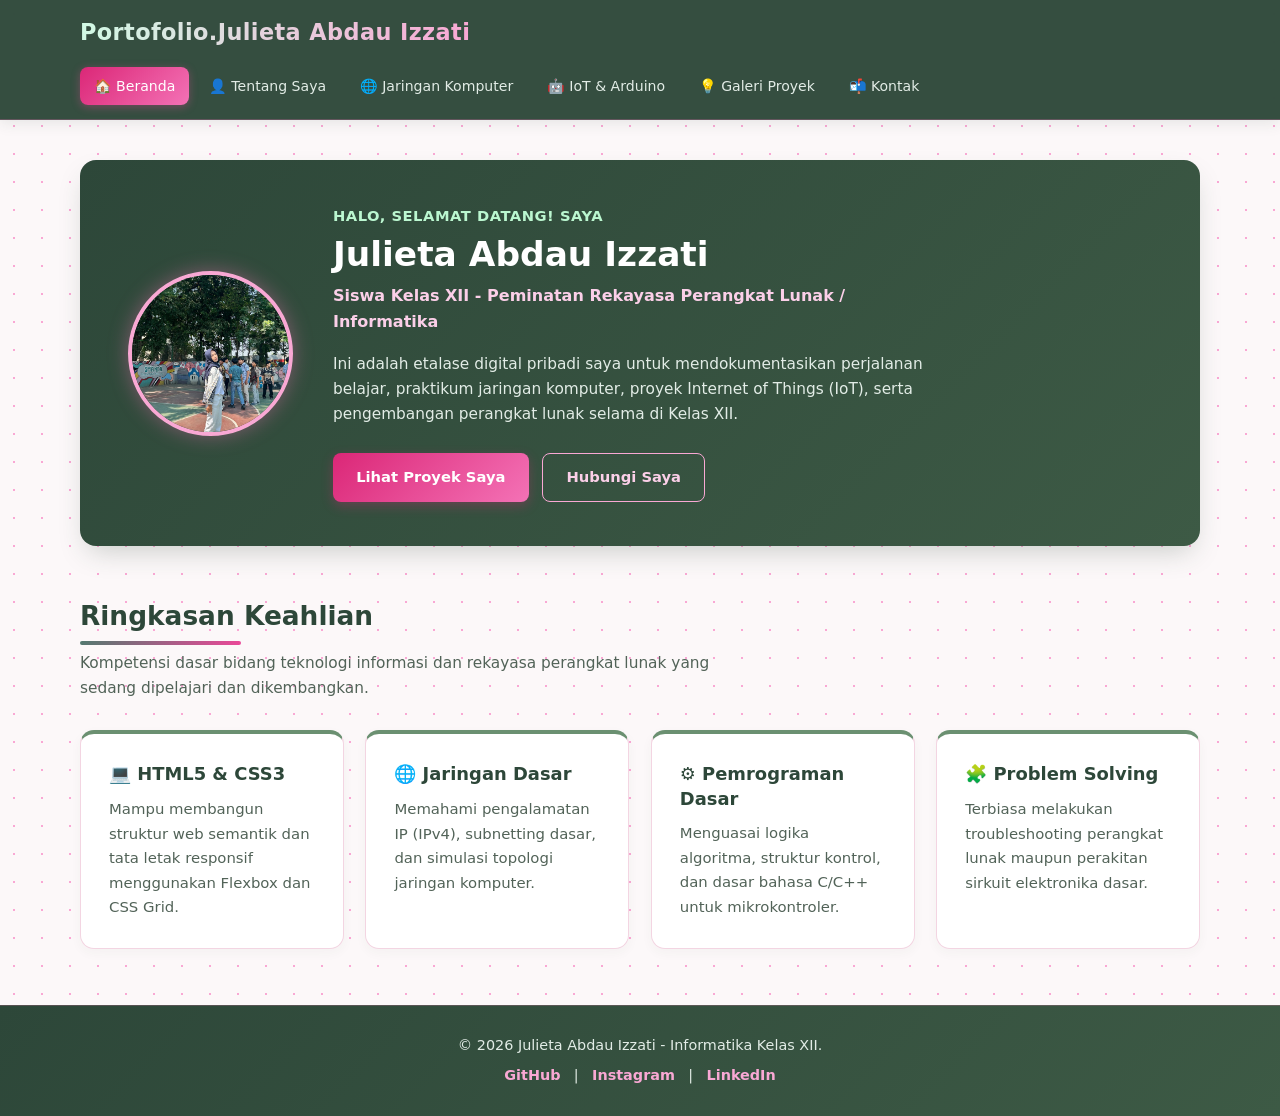
<file: porto-julieta/index.html>
<!DOCTYPE html>
<html lang="id">
<head>
    <meta charset="UTF-8">
    <meta name="viewport" content="width=device-width, initial-scale=1.0">
    <title>Beranda | Portofolio Digital Kelas XII</title>
    <!-- Menghubungkan External CSS dari root -->
    <link rel="stylesheet" href="assets/css/style.css">
</head>
<body>

    <!-- Navigasi Modular -->
    <header>
        <nav class="navbar">
            <a href="index.html" class="logo">Portofolio.Julieta Abdau Izzati</a>
            <ul class="nav-links">
                <li><a href="index.html" class="active">🏠 Beranda</a></li>
                <li><a href="pages/tentang.html">👤 Tentang Saya</a></li>
                <li><a href="pages/jaringan.html">🌐 Jaringan Komputer</a></li>
                <li><a href="pages/iot-arduino.html">🤖 IoT & Arduino</a></li>
                <li><a href="pages/karya-proyek.html">💡 Galeri Proyek</a></li>
                <li><a href="pages/kontak.html">📬 Kontak</a></li>
            </ul>
        </nav>
    </header>

    <!-- Konten Utama -->
    <main>
        <!-- Hero / Banner Section -->
        <section class="hero">
            <img src="assets/img/profile.jpg" alt="Foto Profil Julieta Abdau Izzati" class="hero-img">
            <div class="hero-text">
                <div class="hero-greeting">Halo, Selamat Datang! Saya</div>
                <h1>Julieta Abdau Izzati</h1>
                <p class="subtitle">Siswa Kelas XII - Peminatan Rekayasa Perangkat Lunak / Informatika</p>
                <p>Ini adalah etalase digital pribadi saya untuk mendokumentasikan perjalanan belajar, praktikum jaringan komputer, proyek Internet of Things (IoT), serta pengembangan perangkat lunak selama di Kelas XII.</p>
                <div class="btn-group">
                    <a href="pages/karya-proyek.html" class="btn btn-primary">Lihat Proyek Saya</a>
                    <a href="pages/kontak.html" class="btn btn-outline">Hubungi Saya</a>
                </div>
            </div>
        </section>

        <!-- Ringkasan Keahlian (Skills Summary) -->
        <section>
            <div class="section-header">
                <h2 class="section-title">Ringkasan Keahlian</h2>
                <p class="section-desc">Kompetensi dasar bidang teknologi informasi dan rekayasa perangkat lunak yang sedang dipelajari dan dikembangkan.</p>
            </div>
            <div class="skills-grid">
                <article class="card">
                    <div class="card-body">
                        <h3>💻 HTML5 & CSS3</h3>
                        <p>Mampu membangun struktur web semantik dan tata letak responsif menggunakan Flexbox dan CSS Grid.</p>
                    </div>
                </article>
                <article class="card">
                    <div class="card-body">
                        <h3>🌐 Jaringan Dasar</h3>
                        <p>Memahami pengalamatan IP (IPv4), subnetting dasar, dan simulasi topologi jaringan komputer.</p>
                    </div>
                </article>
                <article class="card">
                    <div class="card-body">
                        <h3>⚙️ Pemrograman Dasar</h3>
                        <p>Menguasai logika algoritma, struktur kontrol, dan dasar bahasa C/C++ untuk mikrokontroler.</p>
                    </div>
                </article>
                <article class="card">
                    <div class="card-body">
                        <h3>🧩 Problem Solving</h3>
                        <p>Terbiasa melakukan troubleshooting perangkat lunak maupun perakitan sirkuit elektronika dasar.</p>
                    </div>
                </article>
            </div>
        </section>
    </main>

    <!-- Footer -->
    <footer>
        <p>&copy; 2026 Julieta Abdau Izzati - Informatika Kelas XII.</p>
        <p>
            <a href="#" aria-label="GitHub anonim">GitHub</a> | 
            <a href="#" aria-label="Instagram anonim">Instagram</a> | 
            <a href="#" aria-label="LinkedIn anonim">LinkedIn</a>
        </p>
    </footer>

</body>
</html>
</file>
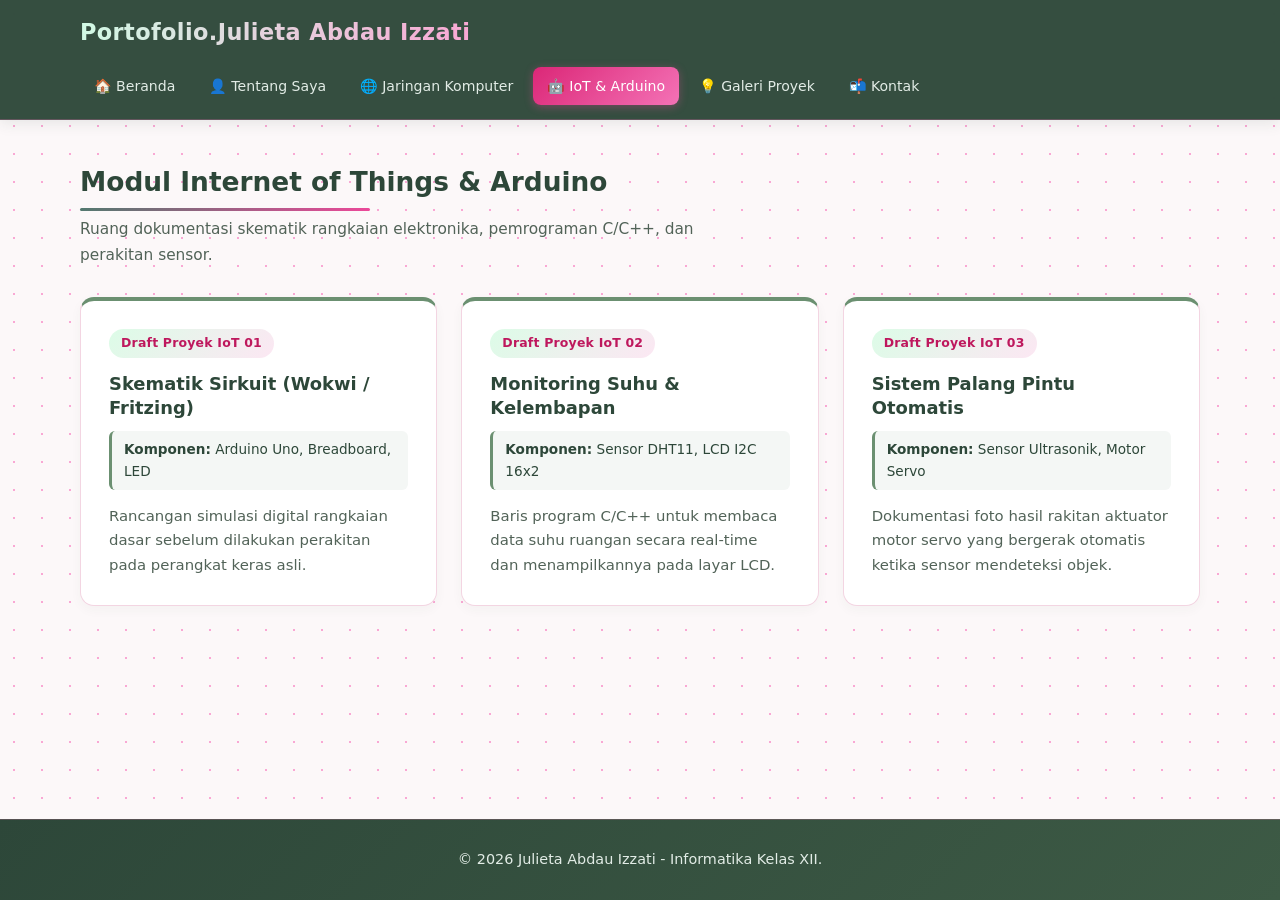
<file: porto-julieta/pages/iot-arduino.html>
<!DOCTYPE html>
<html lang="id">
<head>
    <meta charset="UTF-8">
    <meta name="viewport" content="width=device-width, initial-scale=1.0">
    <title>IoT & Arduino | Portofolio Digital</title>
    <link rel="stylesheet" href="../assets/css/style.css">
</head>
<body>

    <header>
        <nav class="navbar">
            <a href="../index.html" class="logo">Portofolio.Julieta Abdau Izzati</a>
            <ul class="nav-links">
                <li><a href="../index.html">🏠 Beranda</a></li>
                <li><a href="tentang.html">👤 Tentang Saya</a></li>
                <li><a href="jaringan.html">🌐 Jaringan Komputer</a></li>
                <li><a href="iot-arduino.html" class="active">🤖 IoT & Arduino</a></li>
                <li><a href="karya-proyek.html">💡 Galeri Proyek</a></li>
                <li><a href="kontak.html">📬 Kontak</a></li>
            </ul>
        </nav>
    </header>

    <main>
        <div class="section-header">
            <h2 class="section-title">Modul Internet of Things & Arduino</h2>
            <p class="section-desc">Ruang dokumentasi skematik rangkaian elektronika, pemrograman C/C++, dan perakitan sensor.</p>
        </div>

        <div class="grid-container">
            <article class="card">
                <div class="card-body">
                    <span class="badge">Draft Proyek IoT 01</span>
                    <h3>Skematik Sirkuit (Wokwi / Fritzing)</h3>
                    <div class="meta-info"><strong>Komponen:</strong> Arduino Uno, Breadboard, LED</div>
                    <p>Rancangan simulasi digital rangkaian dasar sebelum dilakukan perakitan pada perangkat keras asli.</p>
                </div>
            </article>

            <article class="card">
                <div class="card-body">
                    <span class="badge">Draft Proyek IoT 02</span>
                    <h3>Monitoring Suhu & Kelembapan</h3>
                    <div class="meta-info"><strong>Komponen:</strong> Sensor DHT11, LCD I2C 16x2</div>
                    <p>Baris program C/C++ untuk membaca data suhu ruangan secara real-time dan menampilkannya pada layar LCD.</p>
                </div>
            </article>

            <article class="card">
                <div class="card-body">
                    <span class="badge">Draft Proyek IoT 03</span>
                    <h3>Sistem Palang Pintu Otomatis</h3>
                    <div class="meta-info"><strong>Komponen:</strong> Sensor Ultrasonik, Motor Servo</div>
                    <p>Dokumentasi foto hasil rakitan aktuator motor servo yang bergerak otomatis ketika sensor mendeteksi objek.</p>
                </div>
            </article>
        </div>
    </main>

    <footer>
        <p>&copy; 2026 Julieta Abdau Izzati - Informatika Kelas XII.</p>
    </footer>

</body>
</html>
</file>
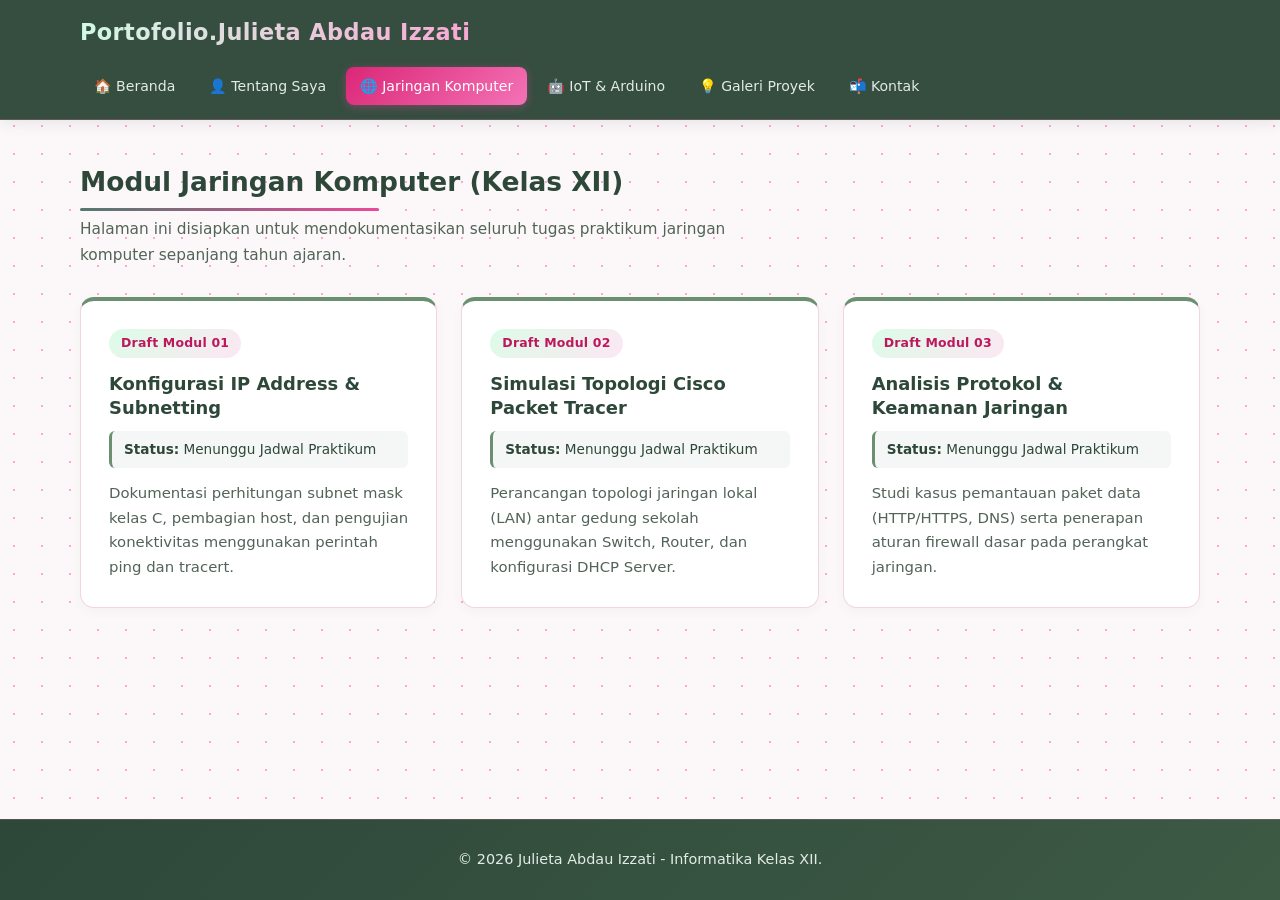
<file: porto-julieta/pages/jaringan.html>
<!DOCTYPE html>
<html lang="id">
<head>
    <meta charset="UTF-8">
    <meta name="viewport" content="width=device-width, initial-scale=1.0">
    <title>Jaringan Komputer | Portofolio Digital</title>
    <link rel="stylesheet" href="../assets/css/style.css">
</head>
<body>

    <header>
        <nav class="navbar">
            <a href="../index.html" class="logo">Portofolio.Julieta Abdau Izzati</a>
            <ul class="nav-links">
                <li><a href="../index.html">🏠 Beranda</a></li>
                <li><a href="tentang.html">👤 Tentang Saya</a></li>
                <li><a href="jaringan.html" class="active">🌐 Jaringan Komputer</a></li>
                <li><a href="iot-arduino.html">🤖 IoT & Arduino</a></li>
                <li><a href="karya-proyek.html">💡 Galeri Proyek</a></li>
                <li><a href="kontak.html">📬 Kontak</a></li>
            </ul>
        </nav>
    </header>

    <main>
        <div class="section-header">
            <h2 class="section-title">Modul Jaringan Komputer (Kelas XII)</h2>
            <p class="section-desc">Halaman ini disiapkan untuk mendokumentasikan seluruh tugas praktikum jaringan komputer sepanjang tahun ajaran.</p>
        </div>

        <div class="grid-container">
            <article class="card">
                <div class="card-body">
                    <span class="badge">Draft Modul 01</span>
                    <h3>Konfigurasi IP Address & Subnetting</h3>
                    <div class="meta-info"><strong>Status:</strong> Menunggu Jadwal Praktikum</div>
                    <p>Dokumentasi perhitungan subnet mask kelas C, pembagian host, dan pengujian konektivitas menggunakan perintah <code>ping</code> dan <code>tracert</code>.</p>
                </div>
            </article>

            <article class="card">
                <div class="card-body">
                    <span class="badge">Draft Modul 02</span>
                    <h3>Simulasi Topologi Cisco Packet Tracer</h3>
                    <div class="meta-info"><strong>Status:</strong> Menunggu Jadwal Praktikum</div>
                    <p>Perancangan topologi jaringan lokal (LAN) antar gedung sekolah menggunakan Switch, Router, dan konfigurasi DHCP Server.</p>
                </div>
            </article>

            <article class="card">
                <div class="card-body">
                    <span class="badge">Draft Modul 03</span>
                    <h3>Analisis Protokol & Keamanan Jaringan</h3>
                    <div class="meta-info"><strong>Status:</strong> Menunggu Jadwal Praktikum</div>
                    <p>Studi kasus pemantauan paket data (HTTP/HTTPS, DNS) serta penerapan aturan firewall dasar pada perangkat jaringan.</p>
                </div>
            </article>
        </div>
    </main>

    <footer>
        <p>&copy; 2026 Julieta Abdau Izzati - Informatika Kelas XII.</p>
    </footer>

</body>
</html>
</file>
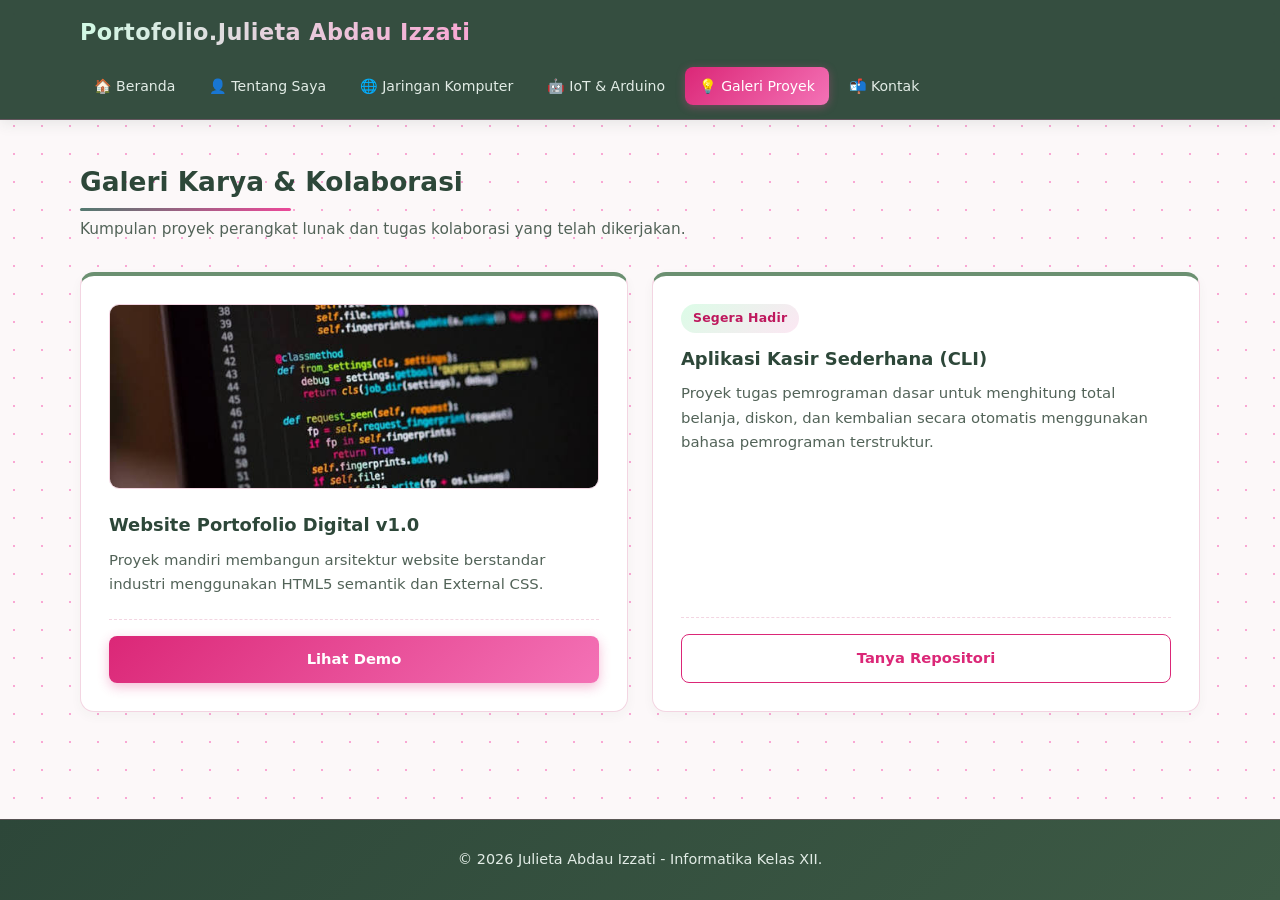
<file: porto-julieta/pages/karya-proyek.html>
<!DOCTYPE html>
<html lang="id">
<head>
    <meta charset="UTF-8">
    <meta name="viewport" content="width=device-width, initial-scale=1.0">
    <title>Galeri Proyek | Portofolio Digital</title>
    <link rel="stylesheet" href="../assets/css/style.css">
</head>
<body>

    <header>
        <nav class="navbar">
            <a href="../index.html" class="logo">Portofolio.Julieta Abdau Izzati</a>
            <ul class="nav-links">
                <li><a href="../index.html">🏠 Beranda</a></li>
                <li><a href="tentang.html">👤 Tentang Saya</a></li>
                <li><a href="jaringan.html">🌐 Jaringan Komputer</a></li>
                <li><a href="iot-arduino.html">🤖 IoT & Arduino</a></li>
                <li><a href="karya-proyek.html" class="active">💡 Galeri Proyek</a></li>
                <li><a href="kontak.html">📬 Kontak</a></li>
            </ul>
        </nav>
    </header>

    <main>
        <div class="section-header">
            <h2 class="section-title">Galeri Karya & Kolaborasi</h2>
            <p class="section-desc">Kumpulan proyek perangkat lunak dan tugas kolaborasi yang telah dikerjakan.</p>
        </div>

        <div class="grid-container">
            <article class="card">
                <div class="card-body">
                    <img src="../assets/img/images.jpg" alt="Screenshot Proyek Website" class="gallery-img">
                    <h3>Website Portofolio Digital v1.0</h3>
                    <p>Proyek mandiri membangun arsitektur website berstandar industri menggunakan HTML5 semantik dan External CSS.</p>
                </div>
                <div class="card-footer">
                    <a href="../index.html" class="btn btn-primary" style="width: 100%;">Lihat Demo</a>
                </div>
            </article>

            <article class="card">
                <div class="card-body">
                    <span class="badge">Segera Hadir</span>
                    <h3>Aplikasi Kasir Sederhana (CLI)</h3>
                    <p>Proyek tugas pemrograman dasar untuk menghitung total belanja, diskon, dan kembalian secara otomatis menggunakan bahasa pemrograman terstruktur.</p>
                </div>
                <div class="card-footer">
                    <a href="kontak.html" class="btn btn-card-outline">Tanya Repositori</a>
                </div>
            </article>
        </div>
    </main>

    <footer>
        <p>&copy; 2026 Julieta Abdau Izzati - Informatika Kelas XII.</p>
    </footer>

</body>
</html>
</file>
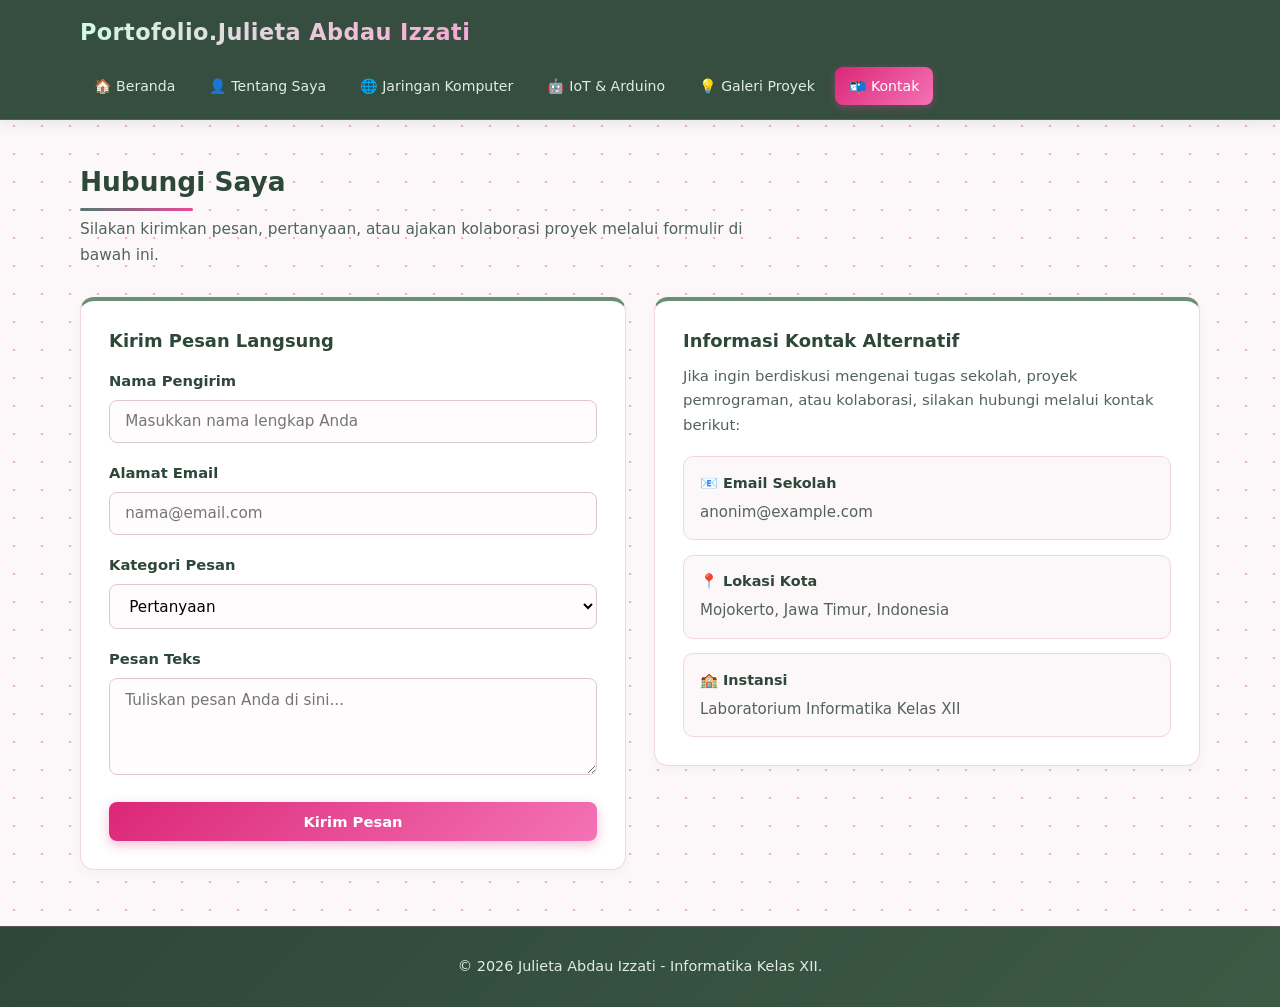
<file: porto-julieta/pages/kontak.html>
<!DOCTYPE html>
<html lang="id">
<head>
    <meta charset="UTF-8">
    <meta name="viewport" content="width=device-width, initial-scale=1.0">
    <title>Kontak | Portofolio Digital</title>
    <link rel="stylesheet" href="../assets/css/style.css">
</head>
<body>

    <header>
        <nav class="navbar">
            <a href="../index.html" class="logo">Portofolio.Julieta Abdau Izzati</a>
            <ul class="nav-links">
                <li><a href="../index.html">🏠 Beranda</a></li>
                <li><a href="tentang.html">👤 Tentang Saya</a></li>
                <li><a href="jaringan.html">🌐 Jaringan Komputer</a></li>
                <li><a href="iot-arduino.html">🤖 IoT & Arduino</a></li>
                <li><a href="karya-proyek.html">💡 Galeri Proyek</a></li>
                <li><a href="kontak.html" class="active">📬 Kontak</a></li>
            </ul>
        </nav>
    </header>

    <main>
        <div class="section-header">
            <h2 class="section-title">Hubungi Saya</h2>
            <p class="section-desc">Silakan kirimkan pesan, pertanyaan, atau ajakan kolaborasi proyek melalui formulir di bawah ini.</p>
        </div>

        <div class="contact-wrapper">
            <!-- Formulir Pesan -->
            <section class="card">
                <div class="card-body">
                    <h3>Kirim Pesan Langsung</h3>
                    <form action="#" method="POST" style="margin-top: 1rem;">
                        <div class="form-group">
                            <label for="nama">Nama Pengirim</label>
                            <input type="text" id="nama" name="nama" placeholder="Masukkan nama lengkap Anda" required>
                        </div>

                        <div class="form-group">
                            <label for="email">Alamat Email</label>
                            <input type="email" id="email" name="email" placeholder="nama@email.com" required>
                        </div>

                        <div class="form-group">
                            <label for="kategori">Kategori Pesan</label>
                            <select id="kategori" name="kategori">
                                <option value="pertanyaan">Pertanyaan</option>
                                <option value="kolaborasi">Kolaborasi</option>
                                <option value="saran">Saran</option>
                            </select>
                        </div>

                        <div class="form-group">
                            <label for="pesan">Pesan Teks</label>
                            <textarea id="pesan" name="pesan" rows="4" placeholder="Tuliskan pesan Anda di sini..." required></textarea>
                        </div>

                        <button type="submit" class="btn btn-primary" style="width: 100%;">Kirim Pesan</button>
                    </form>
                </div>
            </section>

            <!-- Informasi Kontak Alternatif -->
            <section class="card">
                <div class="card-body">
                    <h3>Informasi Kontak Alternatif</h3>
                    <p style="margin-bottom: 1.2rem;">Jika ingin berdiskusi mengenai tugas sekolah, proyek pemrograman, atau kolaborasi, silakan hubungi melalui kontak berikut:</p>
                    
                    <div class="contact-item">
                        <strong>📧 Email Sekolah</strong>
                        <span>anonim@example.com</span>
                    </div>
                    
                    <div class="contact-item">
                        <strong>📍 Lokasi Kota</strong>
                        <span>Mojokerto, Jawa Timur, Indonesia</span>
                    </div>
                    
                    <div class="contact-item">
                        <strong>🏫 Instansi</strong>
                        <span>Laboratorium Informatika Kelas XII</span>
                    </div>
                </div>
            </section>
        </div>
    </main>

    <footer>
        <p>&copy; 2026 Julieta Abdau Izzati - Informatika Kelas XII.</p>
    </footer>

</body>
</html>
</file>
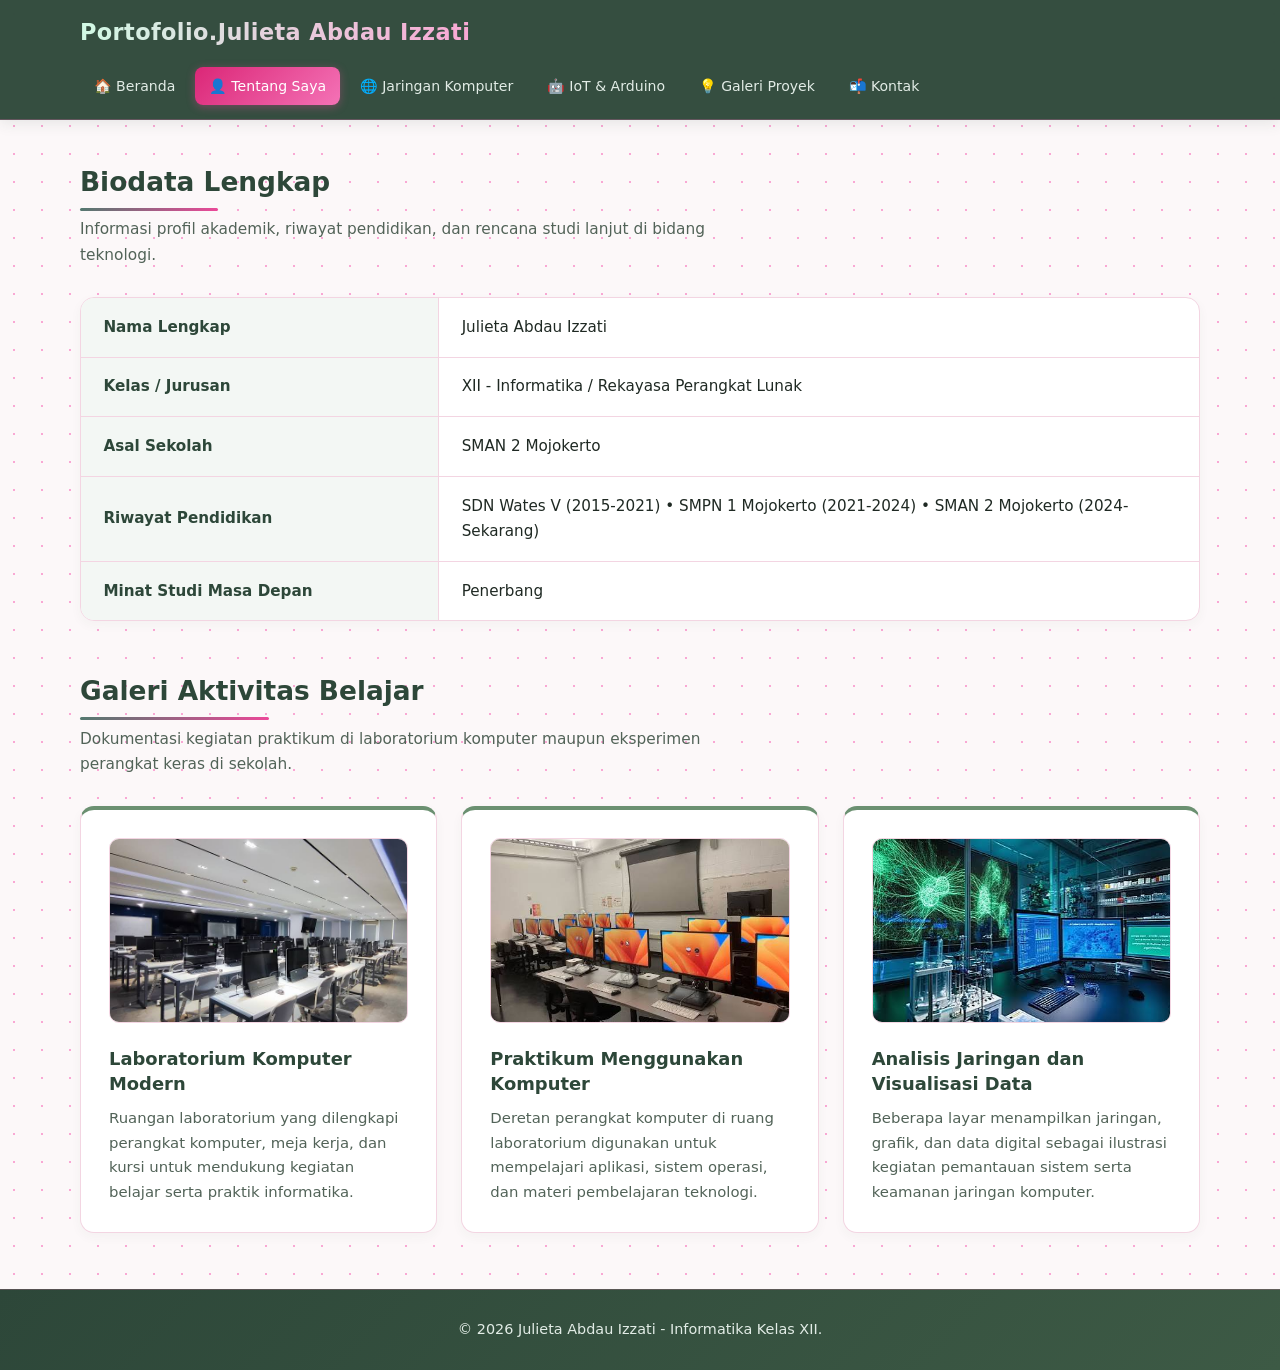
<file: porto-julieta/pages/tentang.html>
<!DOCTYPE html>
<html lang="id">
<head>
    <meta charset="UTF-8">
    <meta name="viewport" content="width=device-width, initial-scale=1.0">
    <title>Tentang Saya | Portofolio Digital</title>
    <!-- Path mundur satu tingkat (../) karena berada di dalam folder pages/ -->
    <link rel="stylesheet" href="../assets/css/style.css">
</head>
<body>

    <header>
        <nav class="navbar">
            <a href="../index.html" class="logo">Portofolio.Julieta Abdau Izzati</a>
            <ul class="nav-links">
                <li><a href="../index.html">🏠 Beranda</a></li>
                <li><a href="tentang.html" class="active">👤 Tentang Saya</a></li>
                <li><a href="jaringan.html">🌐 Jaringan Komputer</a></li>
                <li><a href="iot-arduino.html">🤖 IoT & Arduino</a></li>
                <li><a href="karya-proyek.html">💡 Galeri Proyek</a></li>
                <li><a href="kontak.html">📬 Kontak</a></li>
            </ul>
        </nav>
    </header>

    <main>
        <!-- Biodata Lengkap -->
        <section>
            <div class="section-header">
                <h2 class="section-title">Biodata Lengkap</h2>
                <p class="section-desc">Informasi profil akademik, riwayat pendidikan, dan rencana studi lanjut di bidang teknologi.</p>
            </div>
            <div class="table-card">
                <table class="biodata-table">
                    <tr>
                        <th>Nama Lengkap</th>
                        <td>Julieta Abdau Izzati</td>
                    </tr>
                    <tr>
                        <th>Kelas / Jurusan</th>
                        <td>XII - Informatika / Rekayasa Perangkat Lunak</td>
                    </tr>
                    <tr>
                        <th>Asal Sekolah</th>
                        <td>SMAN 2 Mojokerto</td>
                    </tr>
                    <tr>
                        <th>Riwayat Pendidikan</th>
                        <td>SDN Wates V (2015-2021) &bull; SMPN 1 Mojokerto (2021-2024) &bull; SMAN 2 Mojokerto (2024-Sekarang)</td>
                    </tr>
                    <tr>
                        <th>Minat Studi Masa Depan</th>
                        <td>Penerbang</td>
                    </tr>
                </table>
            </div>
        </section>

        <!-- Galeri Aktivitas Belajar -->
        <section>
            <div class="section-header">
                <h2 class="section-title">Galeri Aktivitas Belajar</h2>
                <p class="section-desc">Dokumentasi kegiatan praktikum di laboratorium komputer maupun eksperimen perangkat keras di sekolah.</p>
            </div>
            <div class="grid-container">
                <article class="card">
                    <div class="card-body">
                        <img src="../assets/img/project-1.jpg" alt="Ruang laboratorium komputer modern" class="gallery-img">
                        <h3>Laboratorium Komputer Modern</h3>
                        <p>Ruangan laboratorium yang dilengkapi perangkat komputer, meja kerja, dan kursi untuk mendukung kegiatan belajar serta praktik informatika.</p>
                    </div>
                </article>
                <article class="card">
                    <div class="card-body">
                        <img src="../assets/img/project-2.jpg" alt="Praktikum komputer di ruang lab" class="gallery-img">
                        <h3>Praktikum Menggunakan Komputer</h3>
                        <p>Deretan perangkat komputer di ruang laboratorium digunakan untuk mempelajari aplikasi, sistem operasi, dan materi pembelajaran teknologi.</p>
                    </div>
                </article>
                <article class="card">
                    <div class="card-body">
                        <img src="../assets/img/project-3.jpg" alt="Layar pemantauan jaringan dan visualisasi data" class="gallery-img">
                        <h3>Analisis Jaringan dan Visualisasi Data</h3>
                        <p>Beberapa layar menampilkan jaringan, grafik, dan data digital sebagai ilustrasi kegiatan pemantauan sistem serta keamanan jaringan komputer.</p>
                    </div>
                </article>
            </div>
        </section>
    </main>

    <footer>
        <p>&copy; 2026 Julieta Abdau Izzati - Informatika Kelas XII.</p>
    </footer>

</body>
</html>
</file>
<file: porto-julieta/assets/css/style.css>
:root {
    --primary-color: #2d4739;     /* Deep Matcha Forest */
    --primary-gradient: linear-gradient(135deg, #2d4739 0%, #3d5a45 100%);
    --secondary-color: #6b9071;   /* Creamy Matcha Green */
    --accent-color: #f472b6;      /* Sakura Rose Pink */
    --accent-gradient: linear-gradient(135deg, #52796f 0%, #ec4899 100%);
    --bg-light: #fcf8f9;          /* Soft Cream & Blush Tint */
    --text-dark: #1f2923;         /* Deep Olive Charcoal */
    --text-muted: #526358;        /* Muted Sage Text */
    --white: #ffffff;
    --border-color: #f3d5e2;      /* Soft Pink Border */
}

* {
    margin: 0;
    padding: 0;
    box-sizing: border-box;
    font-family: 'Segoe UI', system-ui, -apple-system, sans-serif;
}

body {
    background-color: var(--bg-light);
    background-image: radial-gradient(#f9a8d4 0.75px, transparent 0.75px);
    background-size: 28px 28px;
    color: var(--text-dark);
    line-height: 1.65;
    display: flex;
    flex-direction: column;
    min-height: 100vh;
    -webkit-font-smoothing: antialiased;
}

/* =========================================
   2. HEADER & NAVIGASI MODULAR
   ========================================= */
header {
    background: rgba(45, 71, 57, 0.96);
    backdrop-filter: blur(12px);
    color: var(--white);
    padding: 0.9rem 5%;
    position: sticky;
    top: 0;
    z-index: 100;
    box-shadow: 0 2px 15px rgba(45, 71, 57, 0.12);
    border-bottom: 1px solid rgba(244, 114, 182, 0.25);
}

.navbar {
    max-width: 1120px;
    margin: 0 auto;
    display: flex;
    justify-content: space-between;
    align-items: center;
    flex-wrap: wrap;
    gap: 1rem;
}

.logo {
    font-size: 1.4rem;
    font-weight: 800;
    background: linear-gradient(to right, #d1fae5, #f9a8d4);
    -webkit-background-clip: text;
    -webkit-text-fill-color: transparent;
    text-decoration: none;
    letter-spacing: 0.4px;
}

.nav-links {
    list-style: none;
    display: flex;
    align-items: center;
    gap: 0.4rem;
    flex-wrap: wrap;
}

.nav-links a {
    color: #e2ece6;
    text-decoration: none;
    font-size: 0.88rem;
    font-weight: 500;
    padding: 0.45rem 0.85rem;
    border-radius: 8px;
    transition: all 0.2s ease;
    display: inline-flex;
    align-items: center;
    gap: 0.35rem;
}

.nav-links a:hover {
    color: var(--white);
    background-color: rgba(244, 114, 182, 0.18);
}

.nav-links a.active {
    color: var(--white);
    background: linear-gradient(135deg, #db2777 0%, #f472b6 100%);
    box-shadow: 0 2px 8px rgba(236, 72, 153, 0.35);
}

/* =========================================
   3. KONTEN UTAMA & LAYOUT
   ========================================= */
main {
    flex: 1;
    width: 92%;
    max-width: 1120px;
    margin: 2.5rem auto 3.5rem;
}

.section-header {
    margin-bottom: 1.8rem;
}

.section-title {
    font-size: 1.65rem;
    font-weight: 700;
    color: var(--primary-color);
    margin-bottom: 0.4rem;
    position: relative;
    display: inline-block;
    padding-bottom: 0.45rem;
}

.section-title::after {
    content: '';
    position: absolute;
    left: 0;
    bottom: 0;
    width: 55%;
    height: 3.5px;
    border-radius: 2px;
    background: var(--accent-gradient);
}

.section-desc {
    color: var(--text-muted);
    font-size: 0.96rem;
    max-width: 680px;
}

/* Hero Section (Beranda) */
.hero {
    display: flex;
    align-items: center;
    gap: 2.5rem;
    background: var(--primary-gradient);
    color: var(--white);
    padding: 2.75rem 3rem;
    border-radius: 16px;
    box-shadow: 0 12px 28px -8px rgba(45, 71, 57, 0.25);
    margin-bottom: 3rem;
    flex-wrap: wrap;
}

.hero-img {
    width: 165px;
    height: 165px;
    border-radius: 50%;
    object-fit: cover;
    border: 4px solid #f9a8d4;
    box-shadow: 0 0 20px rgba(244, 114, 182, 0.4);
    flex-shrink: 0;
}

.hero-text {
    flex: 1;
    min-width: 260px;
}

.hero-greeting {
    color: #bbf7d0;
    font-size: 0.92rem;
    font-weight: 600;
    letter-spacing: 0.5px;
    text-transform: uppercase;
    margin-bottom: 0.3rem;
}

.hero-text h1 {
    font-size: 2.15rem;
    line-height: 1.25;
    color: var(--white);
    margin-bottom: 0.4rem;
}

.hero-text .subtitle {
    font-size: 1rem;
    color: #fbcfe8;
    font-weight: 600;
    margin-bottom: 1rem;
}

.hero-text p {
    color: #e2ece6;
    font-size: 0.96rem;
    max-width: 620px;
}

/* Tombol Call-to-Action */
.btn-group {
    margin-top: 1.6rem;
    display: flex;
    gap: 0.85rem;
    flex-wrap: wrap;
}

.btn {
    display: inline-flex;
    align-items: center;
    justify-content: center;
    padding: 0.7rem 1.45rem;
    border-radius: 8px;
    text-decoration: none;
    font-weight: 600;
    transition: all 0.25s ease;
    cursor: pointer;
    border: none;
    font-size: 0.92rem;
}

.btn-primary {
    background: linear-gradient(135deg, #db2777 0%, #f472b6 100%);
    color: var(--white);
    box-shadow: 0 4px 12px rgba(219, 39, 119, 0.3);
}

.btn-primary:hover {
    transform: translateY(-2px);
    box-shadow: 0 6px 16px rgba(244, 114, 182, 0.45);
}

.btn-outline {
    border: 1.5px solid #f9a8d4;
    color: #fbcfe8;
    background: transparent;
}

.btn-outline:hover {
    background-color: #f9a8d4;
    color: var(--primary-color);
}

.btn-card-outline {
    border: 1.5px solid #db2777;
    color: #db2777;
    background: transparent;
    width: 100%;
}

.btn-card-outline:hover {
    background: #fdf2f8;
}

/* =========================================
   4. GRID & KARTU (SKILLS, MODUL, GALERI)
   ========================================= */
.grid-container {
    display: grid;
    grid-template-columns: repeat(auto-fit, minmax(260px, 1fr));
    gap: 1.5rem;
    align-items: stretch;
}

.skills-grid {
    display: grid;
    grid-template-columns: repeat(auto-fit, minmax(230px, 1fr));
    gap: 1.35rem;
    align-items: stretch;
}

.card {
    background: var(--white);
    padding: 1.75rem;
    border-radius: 14px;
    border: 1px solid var(--border-color);
    border-top: 4px solid var(--secondary-color);
    box-shadow: 0 4px 12px rgba(45, 71, 57, 0.04);
    transition: all 0.25s ease;
    display: flex;
    flex-direction: column;
    justify-content: space-between;
}

.card:hover {
    transform: translateY(-4px);
    border-top-color: var(--accent-color);
    box-shadow: 0 12px 24px -8px rgba(236, 72, 153, 0.16);
}

.card-body {
    flex: 1;
}

.card-footer {
    margin-top: 1.4rem;
    padding-top: 1rem;
    border-top: 1px dashed #f3d5e2;
}

.card h3 {
    color: var(--primary-color);
    font-size: 1.12rem;
    margin-bottom: 0.65rem;
    line-height: 1.35;
}

.card p {
    color: var(--text-muted);
    font-size: 0.93rem;
    margin-bottom: 0.6rem;
}

.card p:last-child {
    margin-bottom: 0;
}

.meta-info {
    font-size: 0.85rem;
    color: var(--primary-color);
    background-color: #f4f7f5;
    padding: 0.45rem 0.75rem;
    border-radius: 6px;
    margin-bottom: 0.85rem;
    border-left: 3px solid var(--secondary-color);
}

.badge {
    display: inline-block;
    background: linear-gradient(135deg, #dcfce7 0%, #fce7f3 100%);
    color: #be185d;
    padding: 0.28rem 0.75rem;
    border-radius: 20px;
    font-size: 0.78rem;
    font-weight: 700;
    margin-bottom: 0.85rem;
    letter-spacing: 0.2px;
}

/* Tabel Biodata & Galeri Foto */
.table-card {
    background: var(--white);
    border-radius: 14px;
    border: 1px solid var(--border-color);
    box-shadow: 0 4px 12px rgba(45, 71, 57, 0.04);
    overflow: hidden;
    margin-bottom: 3rem;
}

.biodata-table {
    width: 100%;
    border-collapse: collapse;
}

.biodata-table th, .biodata-table td {
    padding: 1.05rem 1.4rem;
    text-align: left;
    border-bottom: 1px solid var(--border-color);
    font-size: 0.95rem;
}

.biodata-table tr:last-child th,
.biodata-table tr:last-child td {
    border-bottom: none;
}

.biodata-table th {
    background-color: #f3f7f4;
    color: var(--primary-color);
    font-weight: 700;
    width: 32%;
    border-right: 1px solid var(--border-color);
}

.gallery-img {
    width: 100%;
    height: 185px;
    object-fit: cover;
    border-radius: 10px;
    margin-bottom: 1rem;
    border: 1px solid var(--border-color);
}

/* =========================================
   5. FORMULIR KONTAK
   ========================================= */
.contact-wrapper {
    display: grid;
    grid-template-columns: repeat(auto-fit, minmax(310px, 1fr));
    gap: 1.75rem;
    align-items: start;
}

.form-group {
    margin-bottom: 1.15rem;
}

.form-group label {
    display: block;
    margin-bottom: 0.4rem;
    font-weight: 600;
    font-size: 0.92rem;
    color: var(--primary-color);
}

.form-group input, 
.form-group select, 
.form-group textarea {
    width: 100%;
    padding: 0.72rem 0.95rem;
    border: 1px solid #e2c5d3;
    border-radius: 8px;
    font-size: 0.95rem;
    background-color: #fffcfd;
    transition: all 0.2s ease;
}

.form-group input:focus, 
.form-group select:focus, 
.form-group textarea:focus {
    outline: none;
    background-color: var(--white);
    border-color: var(--accent-color);
    box-shadow: 0 0 0 3px rgba(244, 114, 182, 0.18);
}

.contact-item {
    padding: 0.9rem 1rem;
    background-color: #fcf7f9;
    border: 1px solid var(--border-color);
    border-radius: 10px;
    margin-bottom: 0.9rem;
}

.contact-item:last-child {
    margin-bottom: 0;
}

.contact-item strong {
    display: block;
    color: var(--primary-color);
    font-size: 0.9rem;
    margin-bottom: 0.2rem;
}

.contact-item span {
    color: var(--text-muted);
    font-size: 0.94rem;
}

/* =========================================
   6. FOOTER
   ========================================= */
footer {
    background: var(--primary-gradient);
    color: #e2ece6;
    text-align: center;
    padding: 1.75rem 5%;
    margin-top: auto;
    border-top: 1px solid rgba(244, 114, 182, 0.2);
    font-size: 0.9rem;
}

footer p {
    margin-bottom: 0.4rem;
}

footer p:last-child {
    margin-bottom: 0;
}

footer a {
    color: #f9a8d4;
    text-decoration: none;
    margin: 0 0.55rem;
    font-weight: 600;
    transition: color 0.2s ease;
}

footer a:hover {
    text-decoration: underline;
    color: var(--white);
}

@media (max-width: 640px) {
    .hero {
        padding: 2rem 1.5rem;
        text-align: center;
        justify-content: center;
    }
    .btn-group {
        justify-content: center;
    }
    .biodata-table th {
        width: 40%;
    }
}
</file>
